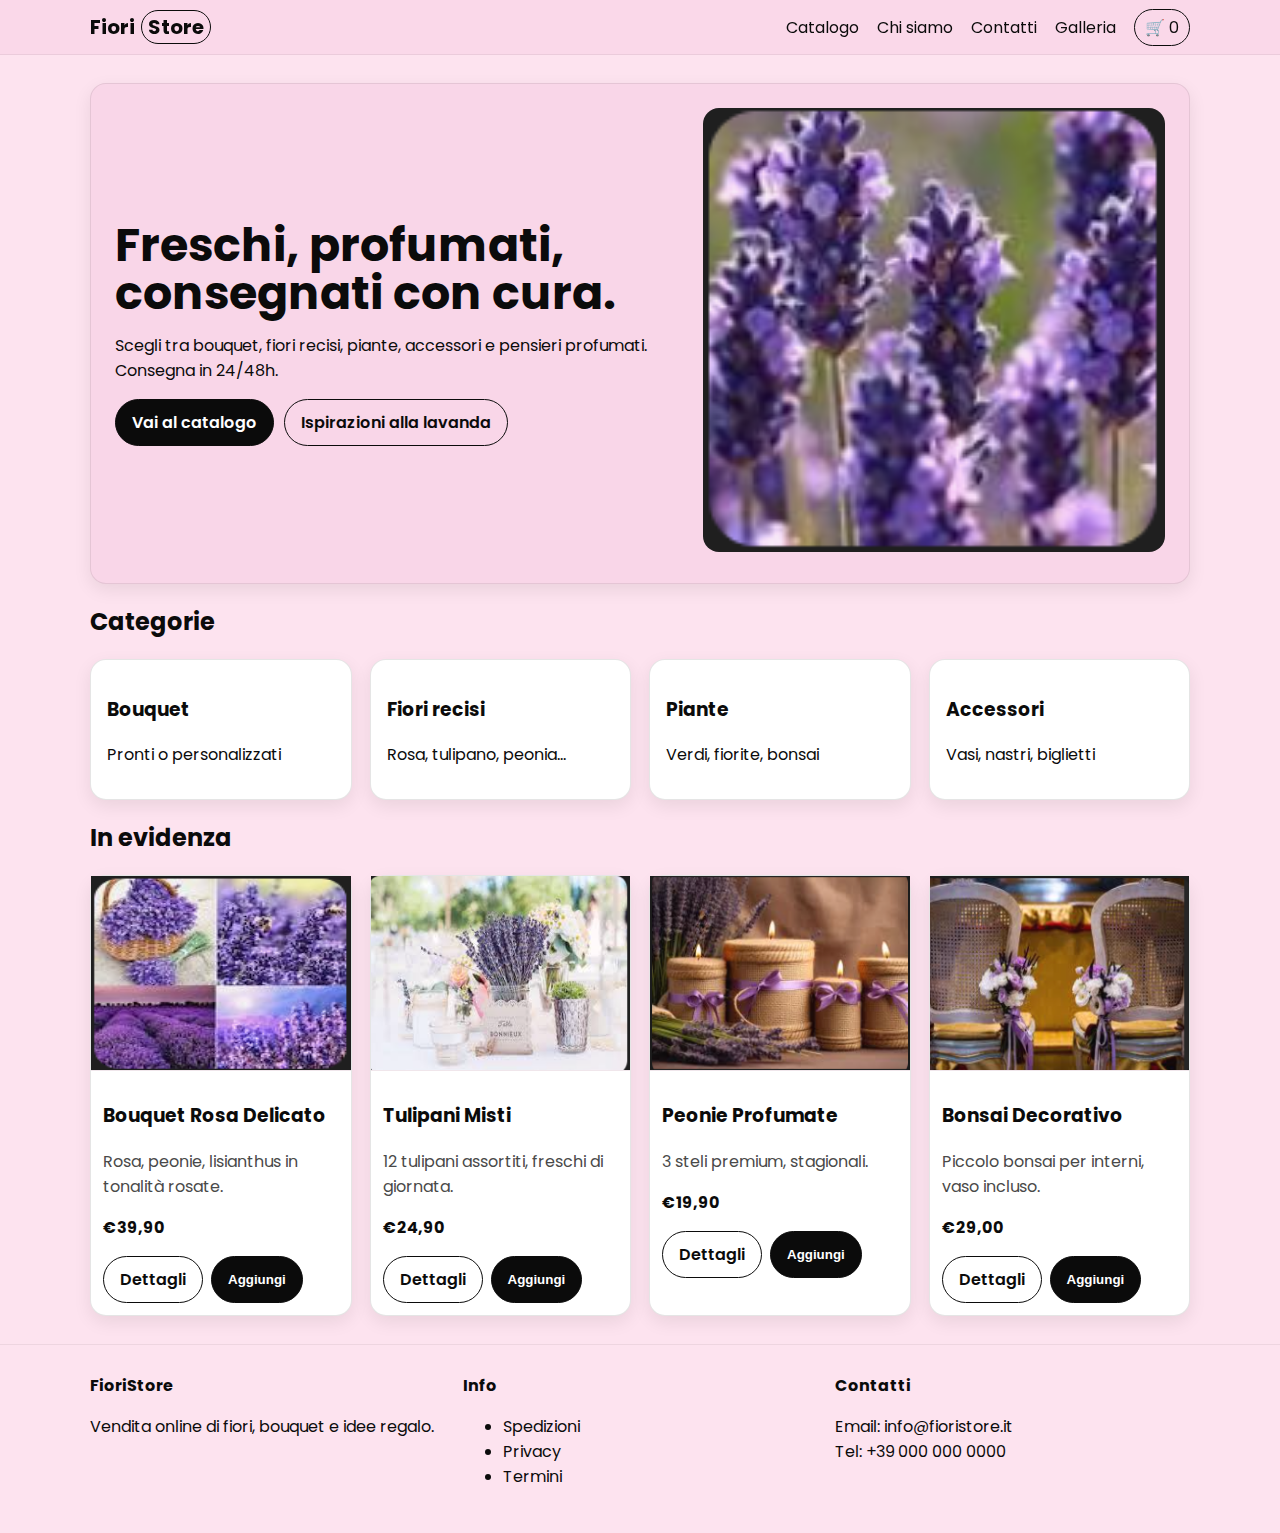
<file: index.html>
<!DOCTYPE html>
<html lang="it">
<head>
  <meta charset="utf-8" />
  <meta name="viewport" content="width=device-width, initial-scale=1" />
  <title>Home · Fiori Store</title>
  <meta name="description" content="Negozio di fiori online - catalogo, bouquet, consegna, contatti." />
  <link rel="preconnect" href="https://fonts.googleapis.com">
  <link rel="preconnect" href="https://fonts.gstatic.com" crossorigin>
  <link href="https://fonts.googleapis.com/css2?family=Poppins:wght@400;600&display=swap" rel="stylesheet">
  <link rel="stylesheet" href="assets/css/style.css" />
</head>
<body>
<header class="site-header">
  <div class="container header-inner">
    <a class="brand" href="index.html">Fiori<span>Store</span></a>
    <nav class="nav">
      <a href="catalogo.html">Catalogo</a>
      <a href="chi-siamo.html">Chi siamo</a>
      <a href="contatti.html">Contatti</a>
      <a href="galleria.html">Galleria</a>
      <a class="cart-link" href="carrello.html" aria-label="Vai al carrello">🛒 <span id="cart-count">0</span></a>
    </nav>
  </div>
</header>
<main class="site-main container">

<section class="hero">
  <div class="hero-text">
    <h1>Freschi, profumati, consegnati con cura.</h1>
    <p>Scegli tra bouquet, fiori recisi, piante, accessori e pensieri profumati. Consegna in 24/48h.</p>
    <div class="cta-row">
      <a class="btn btn-fill" href="catalogo.html">Vai al catalogo</a>
      <a class="btn" href="galleria.html">Ispirazioni alla lavanda</a>
    </div>
  </div>
  <div class="hero-art" aria-hidden="true">
    <div class="flower-placeholder"></div>
  </div>
</section>

<section class="home-cats">
  <h2>Categorie</h2>
  <div class="card-grid cats">
    <a class="card" href="catalogo.html#bouquet"><h3>Bouquet</h3><p>Pronti o personalizzati</p></a>
    <a class="card" href="catalogo.html#fiori"><h3>Fiori recisi</h3><p>Rosa, tulipano, peonia…</p></a>
    <a class="card" href="catalogo.html#piante"><h3>Piante</h3><p>Verdi, fiorite, bonsai</p></a>
    <a class="card" href="catalogo.html#accessori"><h3>Accessori</h3><p>Vasi, nastri, biglietti</p></a>
  </div>
</section>

<section class="featured">
  <h2>In evidenza</h2>
  <div id="featured-products" class="product-grid" data-source="data/products.json"></div>
</section>

</main>
<footer class="site-footer">
  <div class="container grid-3">
    <div>
      <strong>FioriStore</strong>
      <p>Vendita online di fiori, bouquet e idee regalo.</p>
    </div>
    <div>
      <strong>Info</strong>
      <ul>
        <li><a href="spedizioni.html">Spedizioni</a></li>
        <li><a href="privacy.html">Privacy</a></li>
        <li><a href="termini.html">Termini</a></li>
      </ul>
    </div>
    <div>
      <strong>Contatti</strong>
      <p>Email: info@fioristore.it<br>Tel: +39 000 000 0000</p>
    </div>
  </div>
</footer>
<script src="assets/js/app.js"></script>
</body>
</html>
</file>
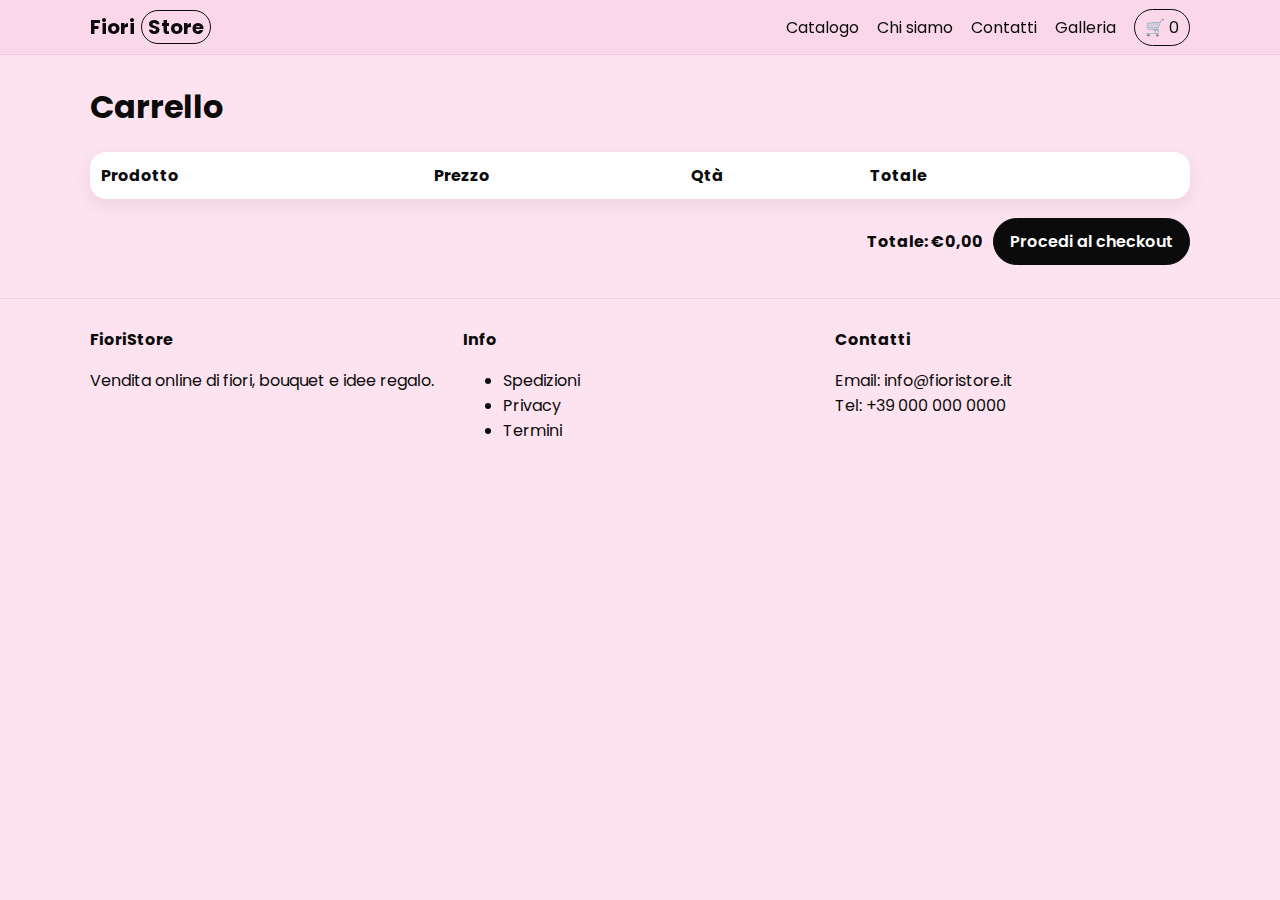
<file: carrello.html>
<!DOCTYPE html>
<html lang="it">
<head>
  <meta charset="utf-8" />
  <meta name="viewport" content="width=device-width, initial-scale=1" />
  <title>Carrello · Fiori Store</title>
  <meta name="description" content="Negozio di fiori online - catalogo, bouquet, consegna, contatti." />
  <link rel="preconnect" href="https://fonts.googleapis.com">
  <link rel="preconnect" href="https://fonts.gstatic.com" crossorigin>
  <link href="https://fonts.googleapis.com/css2?family=Poppins:wght@400;600&display=swap" rel="stylesheet">
  <link rel="stylesheet" href="assets/css/style.css" />
</head>
<body>
<header class="site-header">
  <div class="container header-inner">
    <a class="brand" href="index.html">Fiori<span>Store</span></a>
    <nav class="nav">
      <a href="catalogo.html">Catalogo</a>
      <a href="chi-siamo.html">Chi siamo</a>
      <a href="contatti.html">Contatti</a>
      <a href="galleria.html">Galleria</a>
      <a class="cart-link" href="carrello.html" aria-label="Vai al carrello">🛒 <span id="cart-count">0</span></a>
    </nav>
  </div>
</header>
<main class="site-main container">

<header class="page-head"><h1>Carrello</h1></header>
<section class="cart">
  <table class="cart-table" aria-describedby="cart-total">
    <thead><tr><th>Prodotto</th><th>Prezzo</th><th>Qtà</th><th>Totale</th><th></th></tr></thead>
    <tbody id="cart-rows"></tbody>
  </table>
  <div class="cart-summary">
    <p id="cart-total" class="total">Totale: €0,00</p>
    <a class="btn btn-fill" href="checkout.html">Procedi al checkout</a>
  </div>
</section>

</main>
<footer class="site-footer">
  <div class="container grid-3">
    <div>
      <strong>FioriStore</strong>
      <p>Vendita online di fiori, bouquet e idee regalo.</p>
    </div>
    <div>
      <strong>Info</strong>
      <ul>
        <li><a href="spedizioni.html">Spedizioni</a></li>
        <li><a href="privacy.html">Privacy</a></li>
        <li><a href="termini.html">Termini</a></li>
      </ul>
    </div>
    <div>
      <strong>Contatti</strong>
      <p>Email: info@fioristore.it<br>Tel: +39 000 000 0000</p>
    </div>
  </div>
</footer>
<script src="assets/js/app.js"></script>
</body>
</html>
</file>
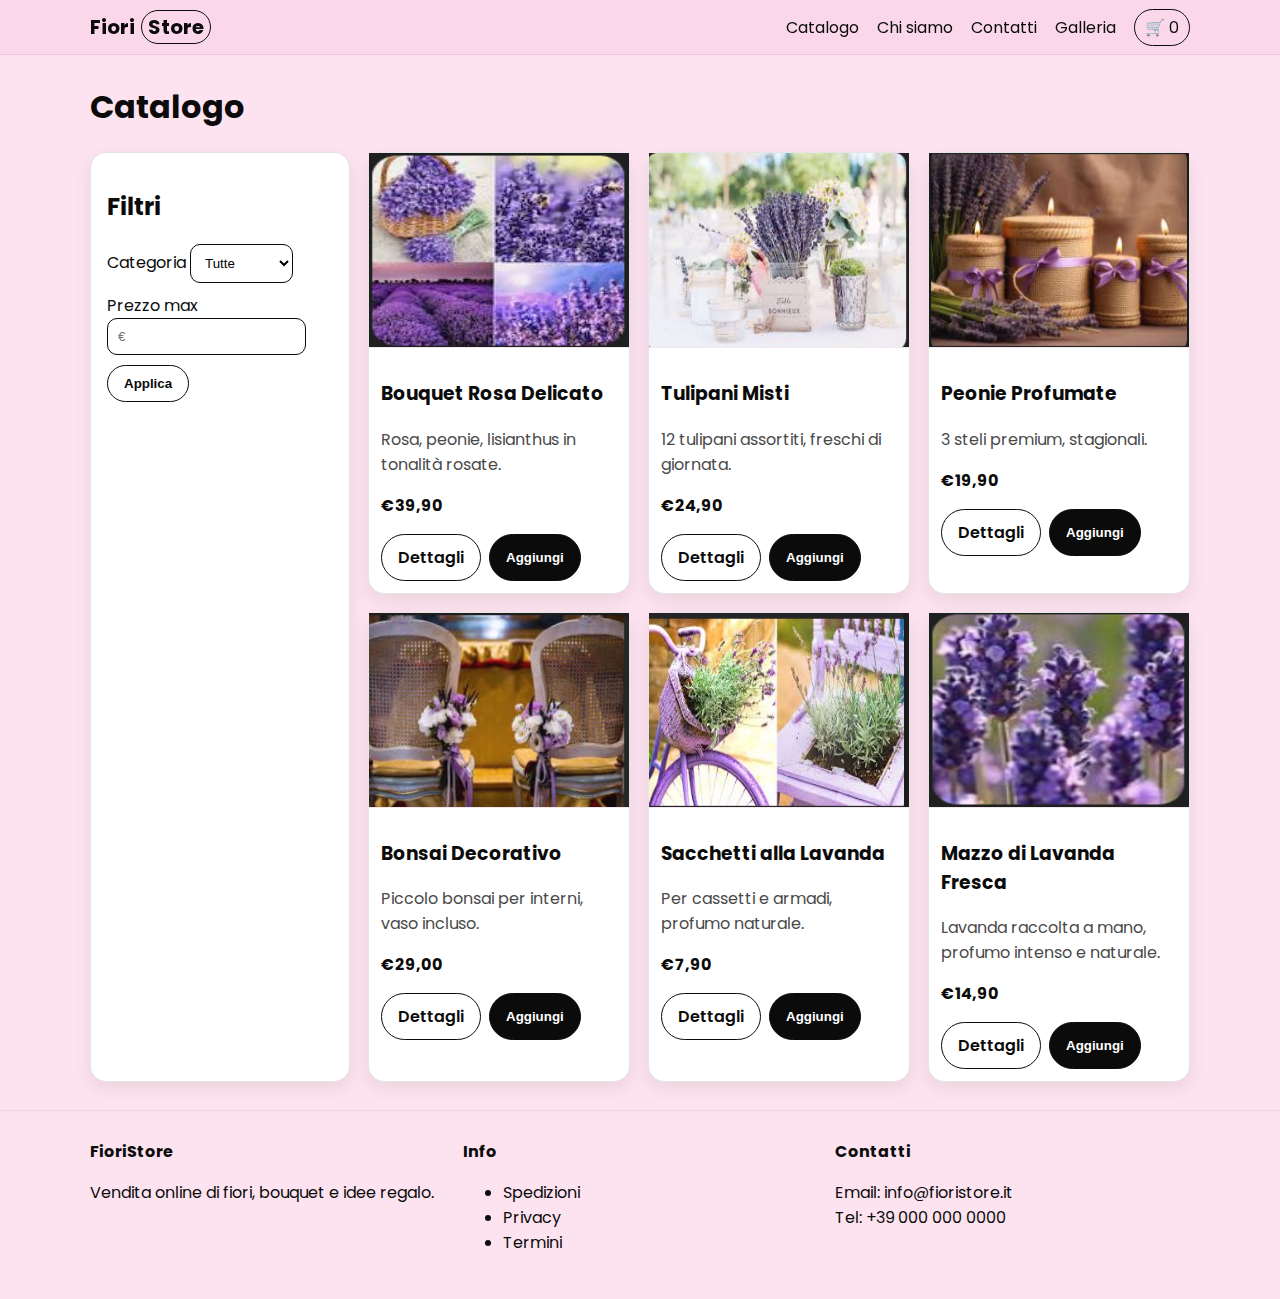
<file: catalogo.html>
<!DOCTYPE html>
<html lang="it">
<head>
  <meta charset="utf-8" />
  <meta name="viewport" content="width=device-width, initial-scale=1" />
  <title>Catalogo · Fiori Store</title>
  <meta name="description" content="Negozio di fiori online - catalogo, bouquet, consegna, contatti." />
  <link rel="preconnect" href="https://fonts.googleapis.com">
  <link rel="preconnect" href="https://fonts.gstatic.com" crossorigin>
  <link href="https://fonts.googleapis.com/css2?family=Poppins:wght@400;600&display=swap" rel="stylesheet">
  <link rel="stylesheet" href="assets/css/style.css" />
</head>
<body>
<header class="site-header">
  <div class="container header-inner">
    <a class="brand" href="index.html">Fiori<span>Store</span></a>
    <nav class="nav">
      <a href="catalogo.html">Catalogo</a>
      <a href="chi-siamo.html">Chi siamo</a>
      <a href="contatti.html">Contatti</a>
      <a href="galleria.html">Galleria</a>
      <a class="cart-link" href="carrello.html" aria-label="Vai al carrello">🛒 <span id="cart-count">0</span></a>
    </nav>
  </div>
</header>
<main class="site-main container">

<header class="page-head"><h1>Catalogo</h1></header>
<section class="catalog-layout">
  <aside class="filters" aria-label="Filtri catalogo">
    <h2>Filtri</h2>
    <label>Categoria
      <select id="f-category">
        <option value="">Tutte</option>
        <option value="bouquet">Bouquet</option>
        <option value="fiori">Fiori recisi</option>
        <option value="piante">Piante</option>
        <option value="accessori">Accessori</option>
      </select>
    </label>
    <label>Prezzo max
      <input type="number" id="f-price" placeholder="€" />
    </label>
    <button class="btn" id="apply-filters">Applica</button>
  </aside>
  <section class="catalog-results">
    <div id="product-list" class="product-grid" data-source="data/products.json"></div>
  </section>
</section>

</main>
<footer class="site-footer">
  <div class="container grid-3">
    <div>
      <strong>FioriStore</strong>
      <p>Vendita online di fiori, bouquet e idee regalo.</p>
    </div>
    <div>
      <strong>Info</strong>
      <ul>
        <li><a href="spedizioni.html">Spedizioni</a></li>
        <li><a href="privacy.html">Privacy</a></li>
        <li><a href="termini.html">Termini</a></li>
      </ul>
    </div>
    <div>
      <strong>Contatti</strong>
      <p>Email: info@fioristore.it<br>Tel: +39 000 000 0000</p>
    </div>
  </div>
</footer>
<script src="assets/js/app.js"></script>
</body>
</html>
</file>
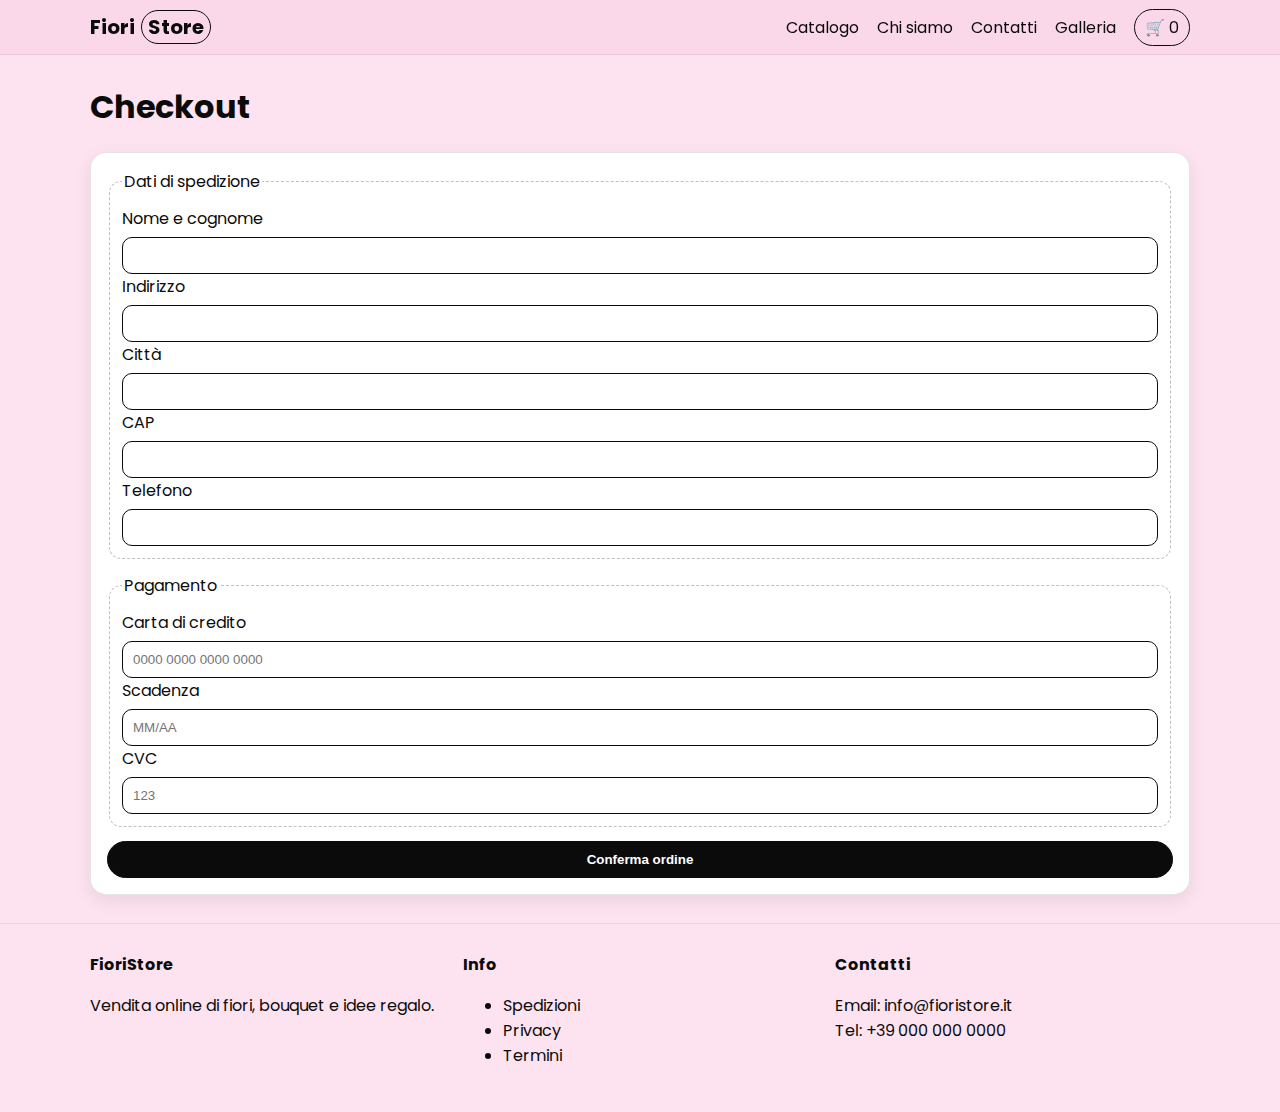
<file: checkout.html>
<!DOCTYPE html>
<html lang="it">
<head>
  <meta charset="utf-8" />
  <meta name="viewport" content="width=device-width, initial-scale=1" />
  <title>Checkout · Fiori Store</title>
  <meta name="description" content="Negozio di fiori online - catalogo, bouquet, consegna, contatti." />
  <link rel="preconnect" href="https://fonts.googleapis.com">
  <link rel="preconnect" href="https://fonts.gstatic.com" crossorigin>
  <link href="https://fonts.googleapis.com/css2?family=Poppins:wght@400;600&display=swap" rel="stylesheet">
  <link rel="stylesheet" href="assets/css/style.css" />
</head>
<body>
<header class="site-header">
  <div class="container header-inner">
    <a class="brand" href="index.html">Fiori<span>Store</span></a>
    <nav class="nav">
      <a href="catalogo.html">Catalogo</a>
      <a href="chi-siamo.html">Chi siamo</a>
      <a href="contatti.html">Contatti</a>
      <a href="galleria.html">Galleria</a>
      <a class="cart-link" href="carrello.html" aria-label="Vai al carrello">🛒 <span id="cart-count">0</span></a>
    </nav>
  </div>
</header>
<main class="site-main container">

<header class="page-head"><h1>Checkout</h1></header>
<form class="checkout-form" onsubmit="event.preventDefault(); alert('Ordine inviato (demo).');">
  <fieldset>
    <legend>Dati di spedizione</legend>
    <label>Nome e cognome <input required></label>
    <label>Indirizzo <input required></label>
    <label>Città <input required></label>
    <label>CAP <input required></label>
    <label>Telefono <input required></label>
  </fieldset>
  <fieldset>
    <legend>Pagamento</legend>
    <label>Carta di credito <input required placeholder="0000 0000 0000 0000"></label>
    <label>Scadenza <input required placeholder="MM/AA"></label>
    <label>CVC <input required placeholder="123"></label>
  </fieldset>
  <button class="btn btn-fill">Conferma ordine</button>
</form>

</main>
<footer class="site-footer">
  <div class="container grid-3">
    <div>
      <strong>FioriStore</strong>
      <p>Vendita online di fiori, bouquet e idee regalo.</p>
    </div>
    <div>
      <strong>Info</strong>
      <ul>
        <li><a href="spedizioni.html">Spedizioni</a></li>
        <li><a href="privacy.html">Privacy</a></li>
        <li><a href="termini.html">Termini</a></li>
      </ul>
    </div>
    <div>
      <strong>Contatti</strong>
      <p>Email: info@fioristore.it<br>Tel: +39 000 000 0000</p>
    </div>
  </div>
</footer>
<script src="assets/js/app.js"></script>
</body>
</html>
</file>
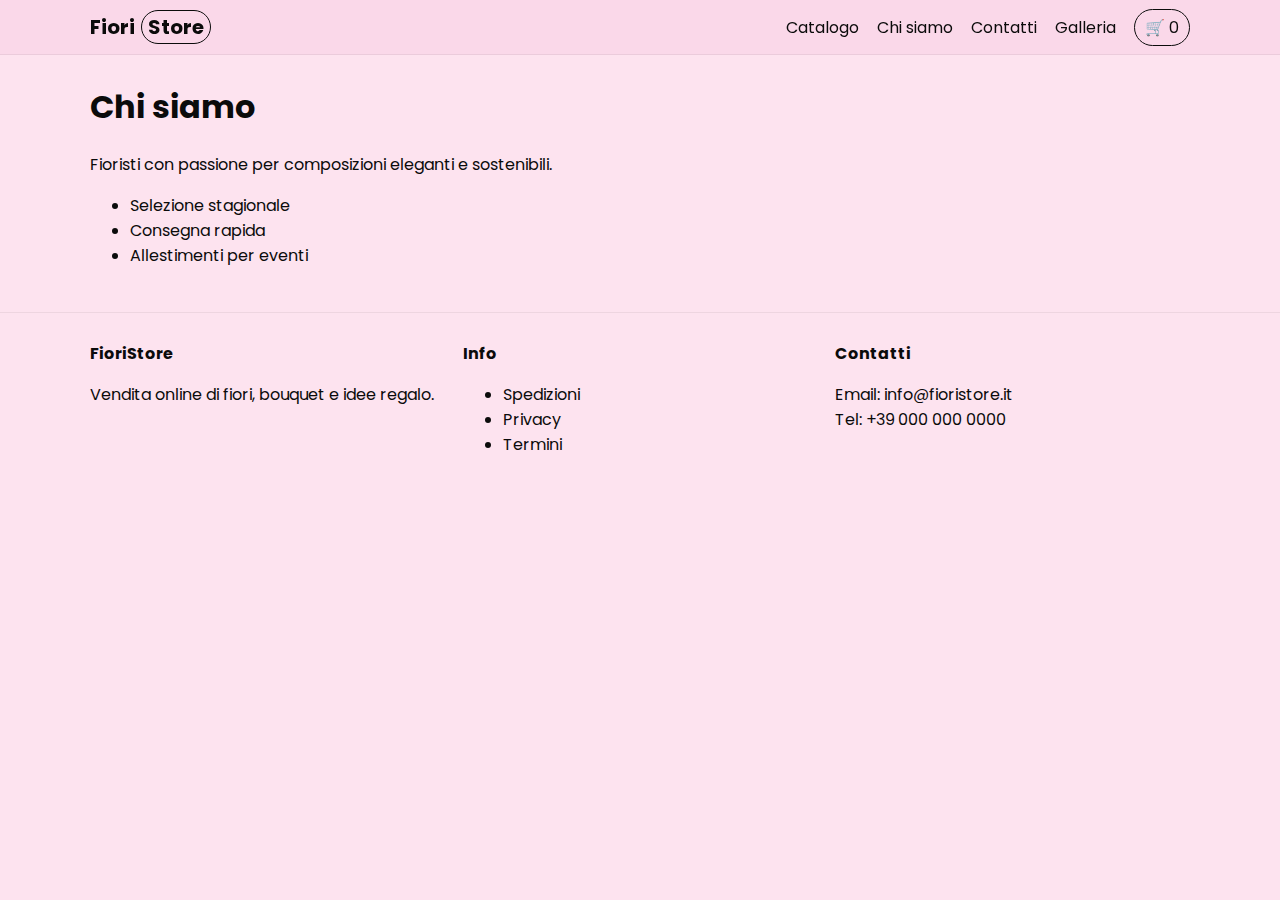
<file: chi-siamo.html>
<!DOCTYPE html>
<html lang="it">
<head>
  <meta charset="utf-8" />
  <meta name="viewport" content="width=device-width, initial-scale=1" />
  <title>Chi siamo · Fiori Store</title>
  <meta name="description" content="Negozio di fiori online - catalogo, bouquet, consegna, contatti." />
  <link rel="preconnect" href="https://fonts.googleapis.com">
  <link rel="preconnect" href="https://fonts.gstatic.com" crossorigin>
  <link href="https://fonts.googleapis.com/css2?family=Poppins:wght@400;600&display=swap" rel="stylesheet">
  <link rel="stylesheet" href="assets/css/style.css" />
</head>
<body>
<header class="site-header">
  <div class="container header-inner">
    <a class="brand" href="index.html">Fiori<span>Store</span></a>
    <nav class="nav">
      <a href="catalogo.html">Catalogo</a>
      <a href="chi-siamo.html">Chi siamo</a>
      <a href="contatti.html">Contatti</a>
      <a href="galleria.html">Galleria</a>
      <a class="cart-link" href="carrello.html" aria-label="Vai al carrello">🛒 <span id="cart-count">0</span></a>
    </nav>
  </div>
</header>
<main class="site-main container">

<header class="page-head"><h1>Chi siamo</h1></header>
<p class="lead">Fioristi con passione per composizioni eleganti e sostenibili.</p>
<ul>
  <li>Selezione stagionale</li>
  <li>Consegna rapida</li>
  <li>Allestimenti per eventi</li>
</ul>

</main>
<footer class="site-footer">
  <div class="container grid-3">
    <div>
      <strong>FioriStore</strong>
      <p>Vendita online di fiori, bouquet e idee regalo.</p>
    </div>
    <div>
      <strong>Info</strong>
      <ul>
        <li><a href="spedizioni.html">Spedizioni</a></li>
        <li><a href="privacy.html">Privacy</a></li>
        <li><a href="termini.html">Termini</a></li>
      </ul>
    </div>
    <div>
      <strong>Contatti</strong>
      <p>Email: info@fioristore.it<br>Tel: +39 000 000 0000</p>
    </div>
  </div>
</footer>
<script src="assets/js/app.js"></script>
</body>
</html>
</file>
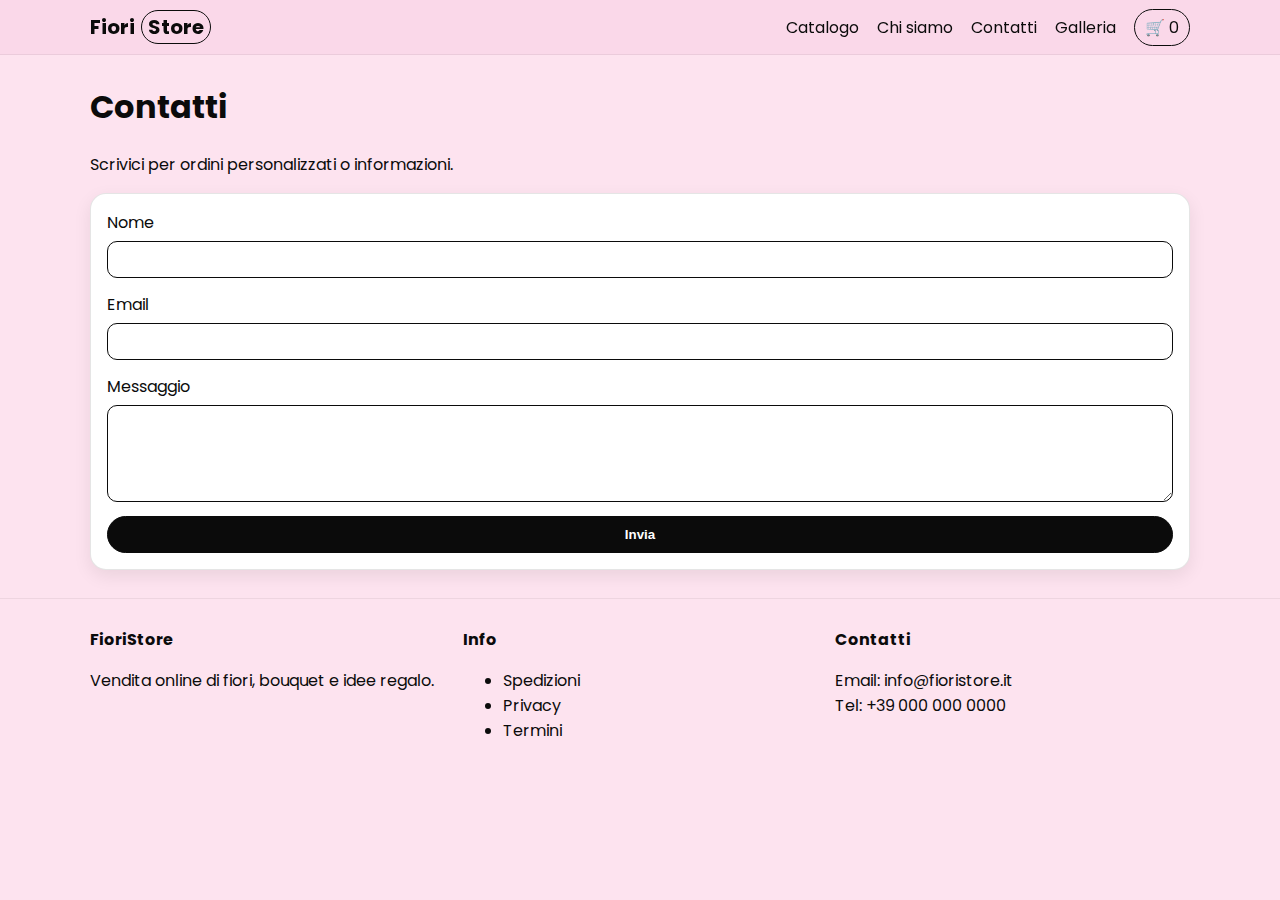
<file: contatti.html>
<!DOCTYPE html>
<html lang="it">
<head>
  <meta charset="utf-8" />
  <meta name="viewport" content="width=device-width, initial-scale=1" />
  <title>Contatti · Fiori Store</title>
  <meta name="description" content="Negozio di fiori online - catalogo, bouquet, consegna, contatti." />
  <link rel="preconnect" href="https://fonts.googleapis.com">
  <link rel="preconnect" href="https://fonts.gstatic.com" crossorigin>
  <link href="https://fonts.googleapis.com/css2?family=Poppins:wght@400;600&display=swap" rel="stylesheet">
  <link rel="stylesheet" href="assets/css/style.css" />
</head>
<body>
<header class="site-header">
  <div class="container header-inner">
    <a class="brand" href="index.html">Fiori<span>Store</span></a>
    <nav class="nav">
      <a href="catalogo.html">Catalogo</a>
      <a href="chi-siamo.html">Chi siamo</a>
      <a href="contatti.html">Contatti</a>
      <a href="galleria.html">Galleria</a>
      <a class="cart-link" href="carrello.html" aria-label="Vai al carrello">🛒 <span id="cart-count">0</span></a>
    </nav>
  </div>
</header>
<main class="site-main container">

<header class="page-head"><h1>Contatti</h1></header>
<p>Scrivici per ordini personalizzati o informazioni.</p>
<form class="contact-form" onsubmit="event.preventDefault(); alert('Messaggio inviato (demo).');">
  <label>Nome <input required></label>
  <label>Email <input type="email" required></label>
  <label>Messaggio <textarea required rows="5"></textarea></label>
  <button class="btn btn-fill">Invia</button>
</form>

</main>
<footer class="site-footer">
  <div class="container grid-3">
    <div>
      <strong>FioriStore</strong>
      <p>Vendita online di fiori, bouquet e idee regalo.</p>
    </div>
    <div>
      <strong>Info</strong>
      <ul>
        <li><a href="spedizioni.html">Spedizioni</a></li>
        <li><a href="privacy.html">Privacy</a></li>
        <li><a href="termini.html">Termini</a></li>
      </ul>
    </div>
    <div>
      <strong>Contatti</strong>
      <p>Email: info@fioristore.it<br>Tel: +39 000 000 0000</p>
    </div>
  </div>
</footer>
<script src="assets/js/app.js"></script>
</body>
</html>
</file>
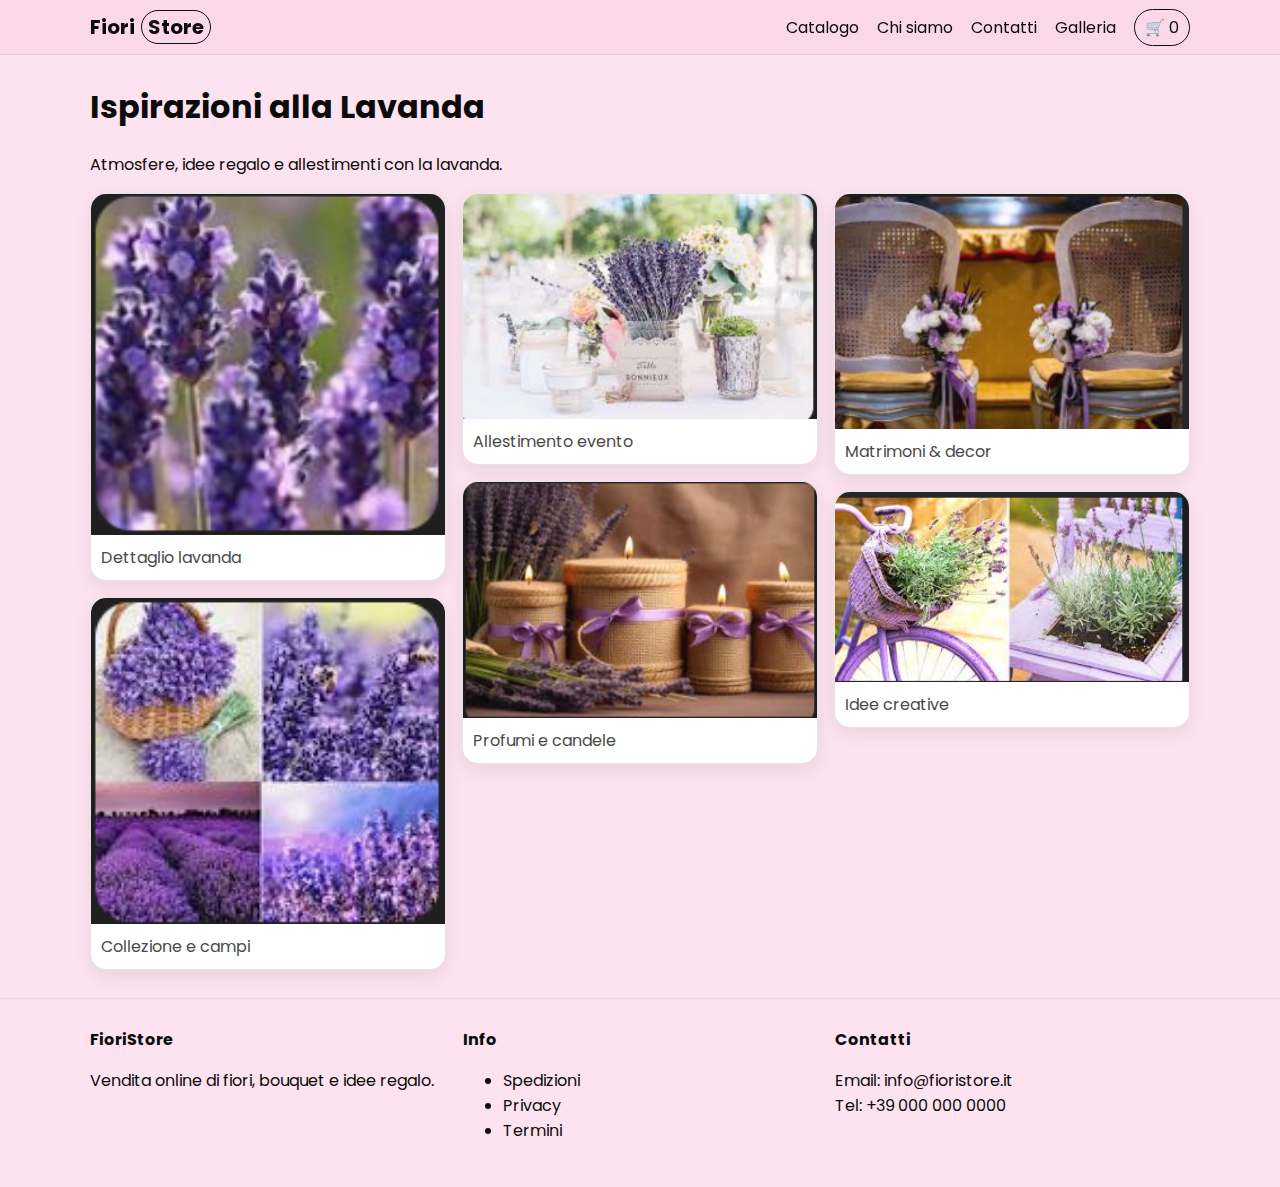
<file: galleria.html>
<!DOCTYPE html>
<html lang="it">
<head>
  <meta charset="utf-8" />
  <meta name="viewport" content="width=device-width, initial-scale=1" />
  <title>Galleria · Fiori Store</title>
  <link rel="preconnect" href="https://fonts.googleapis.com">
  <link rel="preconnect" href="https://fonts.gstatic.com" crossorigin>
  <link href="https://fonts.googleapis.com/css2?family=Poppins:wght@400;600&display=swap" rel="stylesheet">
  <link rel="stylesheet" href="assets/css/style.css" />
</head>
<body>
<header class="site-header">
  <div class="container header-inner">
    <a class="brand" href="index.html">Fiori<span>Store</span></a>
    <nav class="nav">
      <a href="catalogo.html">Catalogo</a>
      <a href="chi-siamo.html">Chi siamo</a>
      <a href="contatti.html">Contatti</a>
      <a href="galleria.html" aria-current="page">Galleria</a>
      <a class="cart-link" href="carrello.html" aria-label="Vai al carrello">🛒 <span id="cart-count">0</span></a>
    </nav>
  </div>
</header>
<main class="site-main container">
  <header class="page-head"><h1>Ispirazioni alla Lavanda</h1></header>
  <p class="lead">Atmosfere, idee regalo e allestimenti con la lavanda.</p>
  <section class="masonry">
    <figure><img src="assets/img/lavanda1.png" alt="Lavanda - macro"><figcaption>Dettaglio lavanda</figcaption></figure>
    <figure><img src="assets/img/lavanda2.png" alt="Lavanda - collage"><figcaption>Collezione e campi</figcaption></figure>
    <figure><img src="assets/img/lavanda3.png" alt="Lavanda - tavolo eventi"><figcaption>Allestimento evento</figcaption></figure>
    <figure><img src="assets/img/lavanda4.png" alt="Lavanda - candele"><figcaption>Profumi e candele</figcaption></figure>
    <figure><img src="assets/img/lavanda5.png" alt="Lavanda - sedie matrimonio"><figcaption>Matrimoni & decor</figcaption></figure>
    <figure><img src="assets/img/lavanda6.png" alt="Lavanda - bici e vaso"><figcaption>Idee creative</figcaption></figure>
  </section>
</main>
<footer class="site-footer">
  <div class="container grid-3">
    <div>
      <strong>FioriStore</strong>
      <p>Vendita online di fiori, bouquet e idee regalo.</p>
    </div>
    <div>
      <strong>Info</strong>
      <ul>
        <li><a href="spedizioni.html">Spedizioni</a></li>
        <li><a href="privacy.html">Privacy</a></li>
        <li><a href="termini.html">Termini</a></li>
      </ul>
    </div>
    <div>
      <strong>Contatti</strong>
      <p>Email: info@fioristore.it<br>Tel: +39 000 000 0000</p>
    </div>
  </div>
</footer>
<script src="assets/js/app.js"></script>
</body>
</html>
</file>
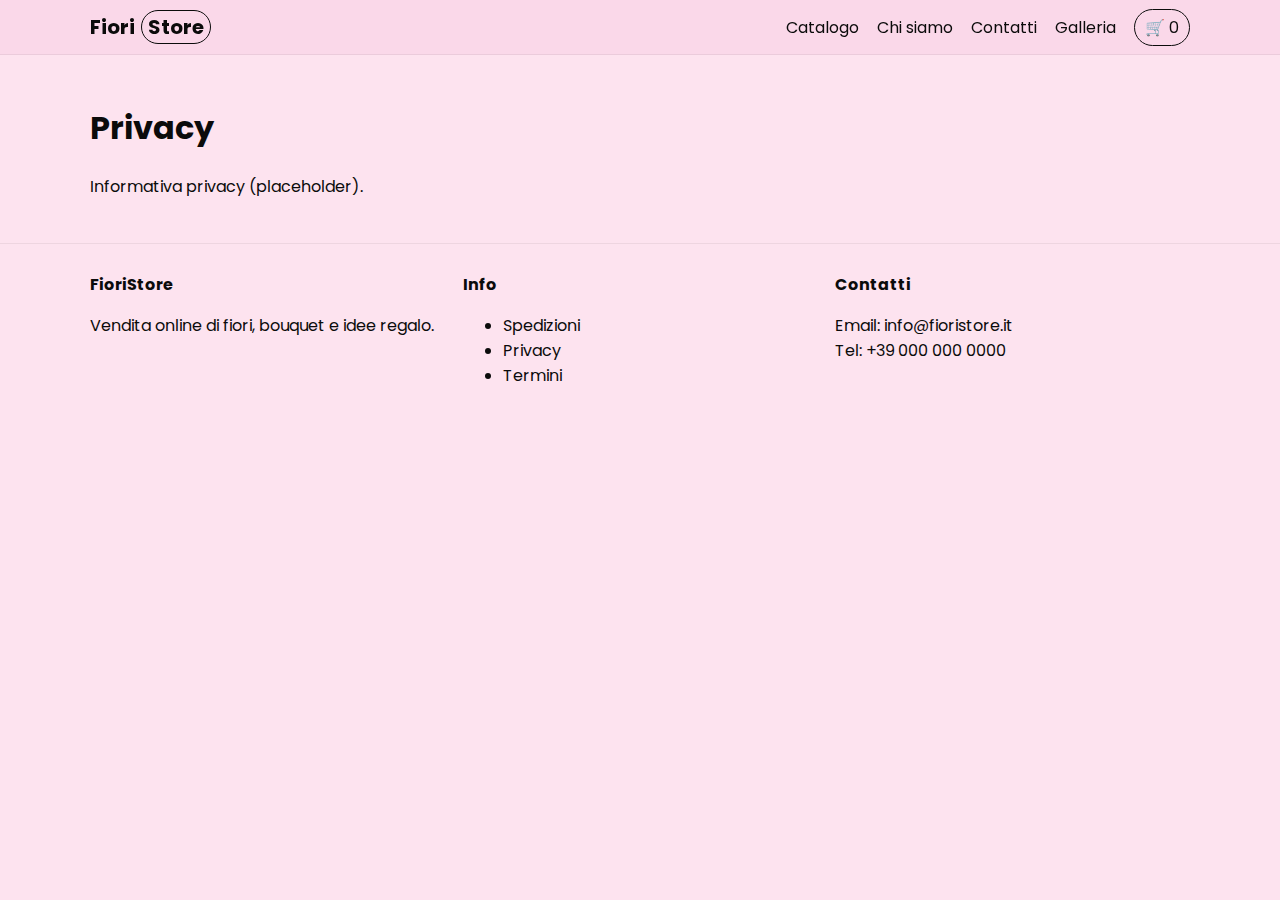
<file: privacy.html>
<!DOCTYPE html>
<html lang="it">
<head>
  <meta charset="utf-8" />
  <meta name="viewport" content="width=device-width, initial-scale=1" />
  <title>Privacy · Fiori Store</title>
  <meta name="description" content="Negozio di fiori online - catalogo, bouquet, consegna, contatti." />
  <link rel="preconnect" href="https://fonts.googleapis.com">
  <link rel="preconnect" href="https://fonts.gstatic.com" crossorigin>
  <link href="https://fonts.googleapis.com/css2?family=Poppins:wght@400;600&display=swap" rel="stylesheet">
  <link rel="stylesheet" href="assets/css/style.css" />
</head>
<body>
<header class="site-header">
  <div class="container header-inner">
    <a class="brand" href="index.html">Fiori<span>Store</span></a>
    <nav class="nav">
      <a href="catalogo.html">Catalogo</a>
      <a href="chi-siamo.html">Chi siamo</a>
      <a href="contatti.html">Contatti</a>
      <a href="galleria.html">Galleria</a>
      <a class="cart-link" href="carrello.html" aria-label="Vai al carrello">🛒 <span id="cart-count">0</span></a>
    </nav>
  </div>
</header>
<main class="site-main container">
<h1>Privacy</h1><p>Informativa privacy (placeholder).</p>
</main>
<footer class="site-footer">
  <div class="container grid-3">
    <div>
      <strong>FioriStore</strong>
      <p>Vendita online di fiori, bouquet e idee regalo.</p>
    </div>
    <div>
      <strong>Info</strong>
      <ul>
        <li><a href="spedizioni.html">Spedizioni</a></li>
        <li><a href="privacy.html">Privacy</a></li>
        <li><a href="termini.html">Termini</a></li>
      </ul>
    </div>
    <div>
      <strong>Contatti</strong>
      <p>Email: info@fioristore.it<br>Tel: +39 000 000 0000</p>
    </div>
  </div>
</footer>
<script src="assets/js/app.js"></script>
</body>
</html>
</file>
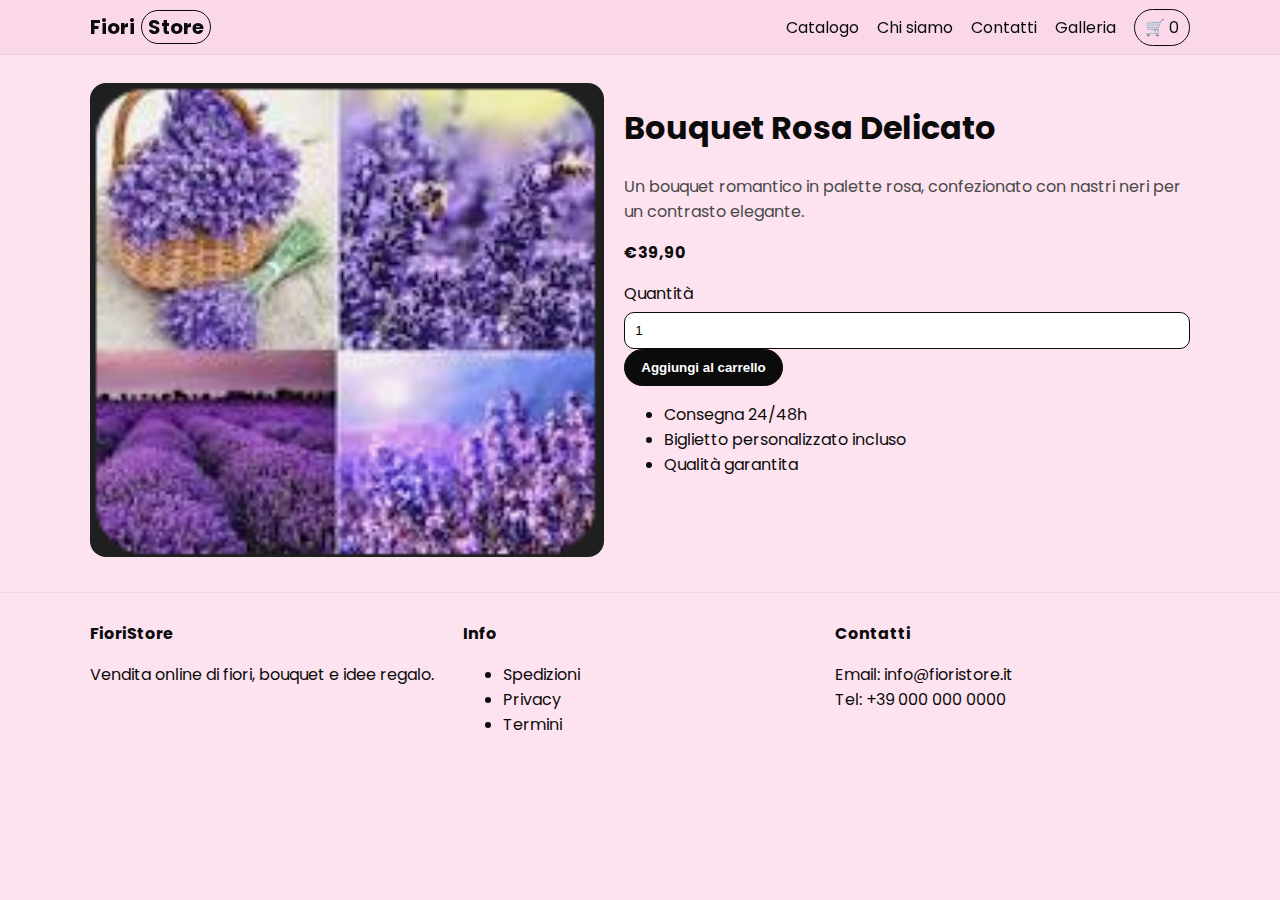
<file: prodotto.html>
<!DOCTYPE html>
<html lang="it">
<head>
  <meta charset="utf-8" />
  <meta name="viewport" content="width=device-width, initial-scale=1" />
  <title>Prodotto · Fiori Store</title>
  <meta name="description" content="Negozio di fiori online - catalogo, bouquet, consegna, contatti." />
  <link rel="preconnect" href="https://fonts.googleapis.com">
  <link rel="preconnect" href="https://fonts.gstatic.com" crossorigin>
  <link href="https://fonts.googleapis.com/css2?family=Poppins:wght@400;600&display=swap" rel="stylesheet">
  <link rel="stylesheet" href="assets/css/style.css" />
</head>
<body>
<header class="site-header">
  <div class="container header-inner">
    <a class="brand" href="index.html">Fiori<span>Store</span></a>
    <nav class="nav">
      <a href="catalogo.html">Catalogo</a>
      <a href="chi-siamo.html">Chi siamo</a>
      <a href="contatti.html">Contatti</a>
      <a href="galleria.html">Galleria</a>
      <a class="cart-link" href="carrello.html" aria-label="Vai al carrello">🛒 <span id="cart-count">0</span></a>
    </nav>
  </div>
</header>
<main class="site-main container">

<article class="product-detail" id="product-detail">
  <div class="gallery">
    <div class="img ph"></div>
  </div>
  <div class="info">
    <h1 id="p-name">Nome prodotto</h1>
    <p id="p-desc" class="muted">Descrizione breve del prodotto, materiali, profumo, occasioni.</p>
    <p class="price" id="p-price">€00,00</p>
    <div class="qty-row">
      <label>Quantità <input id="p-qty" type="number" min="1" value="1"></label>
      <button class="btn btn-fill" id="add-to-cart">Aggiungi al carrello</button>
    </div>
    <ul class="bullets">
      <li>Consegna 24/48h</li>
      <li>Biglietto personalizzato incluso</li>
      <li>Qualità garantita</li>
    </ul>
  </div>
</article>

</main>
<footer class="site-footer">
  <div class="container grid-3">
    <div>
      <strong>FioriStore</strong>
      <p>Vendita online di fiori, bouquet e idee regalo.</p>
    </div>
    <div>
      <strong>Info</strong>
      <ul>
        <li><a href="spedizioni.html">Spedizioni</a></li>
        <li><a href="privacy.html">Privacy</a></li>
        <li><a href="termini.html">Termini</a></li>
      </ul>
    </div>
    <div>
      <strong>Contatti</strong>
      <p>Email: info@fioristore.it<br>Tel: +39 000 000 0000</p>
    </div>
  </div>
</footer>
<script src="assets/js/app.js"></script>
</body>
</html>
</file>
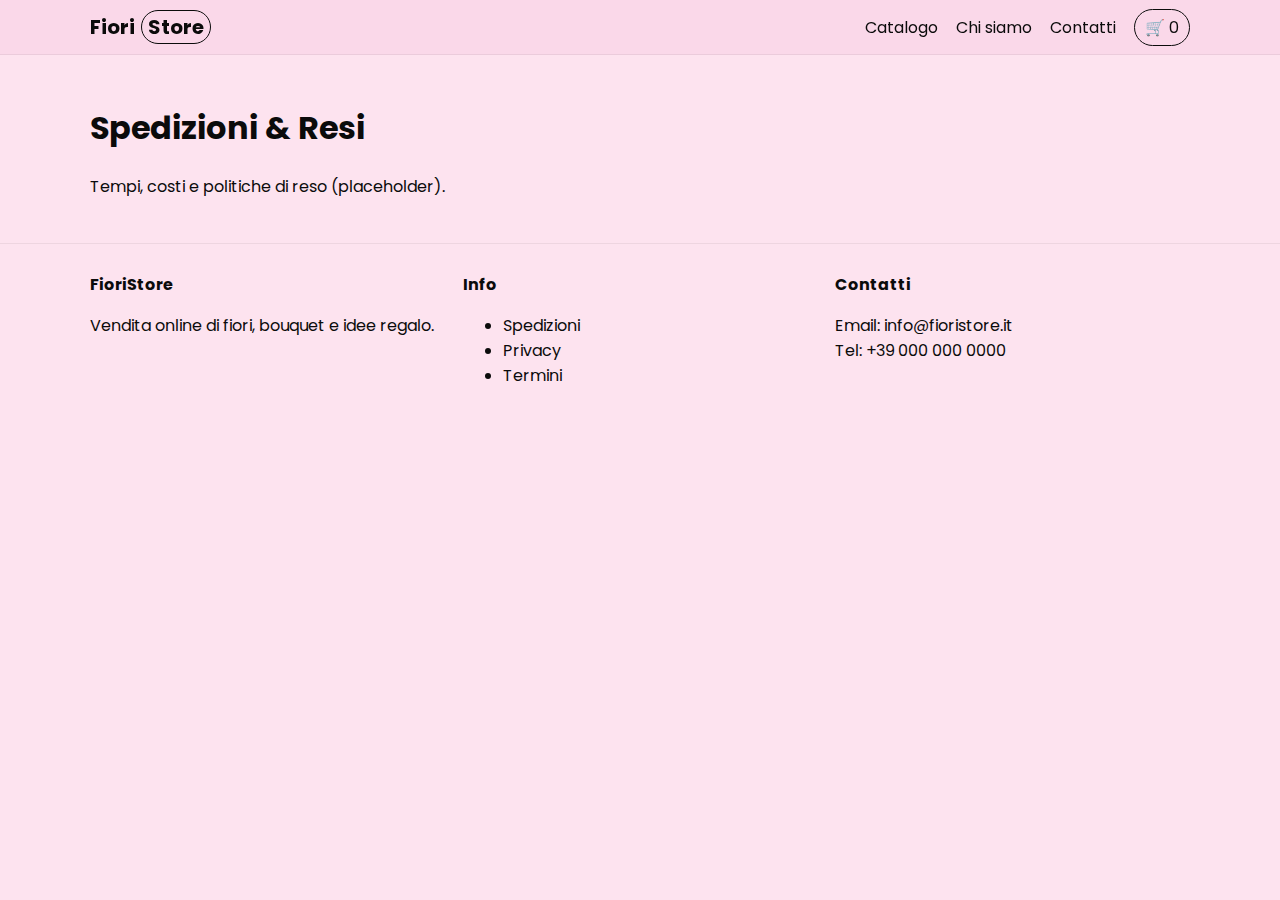
<file: spedizioni.html>
<!DOCTYPE html>
<html lang="it">
<head>
  <meta charset="utf-8" />
  <meta name="viewport" content="width=device-width, initial-scale=1" />
  <title>Spedizioni · Fiori Store</title>
  <meta name="description" content="Negozio di fiori online - catalogo, bouquet, consegna, contatti." />
  <link rel="preconnect" href="https://fonts.googleapis.com">
  <link rel="preconnect" href="https://fonts.gstatic.com" crossorigin>
  <link href="https://fonts.googleapis.com/css2?family=Poppins:wght@400;600&display=swap" rel="stylesheet">
  <link rel="stylesheet" href="assets/css/style.css" />
</head>
<body>
<header class="site-header">
  <div class="container header-inner">
    <a class="brand" href="index.html">Fiori<span>Store</span></a>
    <nav class="nav">
      <a href="catalogo.html">Catalogo</a>
      <a href="chi-siamo.html">Chi siamo</a>
      <a href="contatti.html">Contatti</a>
      <a class="cart-link" href="carrello.html" aria-label="Vai al carrello">🛒 <span id="cart-count">0</span></a>
    </nav>
  </div>
</header>
<main class="site-main container">
<h1>Spedizioni & Resi</h1><p>Tempi, costi e politiche di reso (placeholder).</p>
</main>
<footer class="site-footer">
  <div class="container grid-3">
    <div>
      <strong>FioriStore</strong>
      <p>Vendita online di fiori, bouquet e idee regalo.</p>
    </div>
    <div>
      <strong>Info</strong>
      <ul>
        <li><a href="spedizioni.html">Spedizioni</a></li>
        <li><a href="privacy.html">Privacy</a></li>
        <li><a href="termini.html">Termini</a></li>
      </ul>
    </div>
    <div>
      <strong>Contatti</strong>
      <p>Email: info@fioristore.it<br>Tel: +39 000 000 0000</p>
    </div>
  </div>
</footer>
<script src="assets/js/app.js"></script>
</body>
</html>
</file>
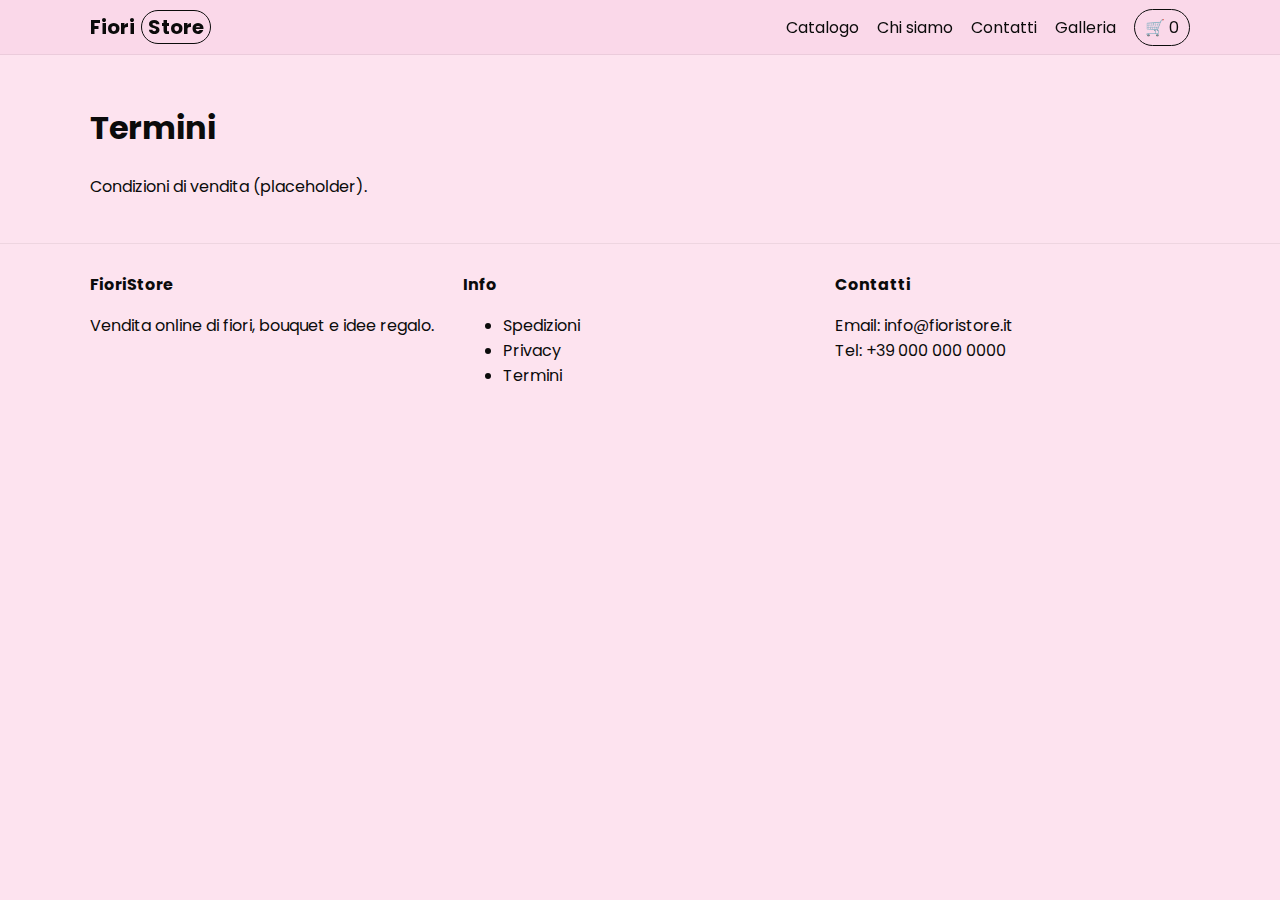
<file: termini.html>
<!DOCTYPE html>
<html lang="it">
<head>
  <meta charset="utf-8" />
  <meta name="viewport" content="width=device-width, initial-scale=1" />
  <title>Termini · Fiori Store</title>
  <meta name="description" content="Negozio di fiori online - catalogo, bouquet, consegna, contatti." />
  <link rel="preconnect" href="https://fonts.googleapis.com">
  <link rel="preconnect" href="https://fonts.gstatic.com" crossorigin>
  <link href="https://fonts.googleapis.com/css2?family=Poppins:wght@400;600&display=swap" rel="stylesheet">
  <link rel="stylesheet" href="assets/css/style.css" />
</head>
<body>
<header class="site-header">
  <div class="container header-inner">
    <a class="brand" href="index.html">Fiori<span>Store</span></a>
    <nav class="nav">
      <a href="catalogo.html">Catalogo</a>
      <a href="chi-siamo.html">Chi siamo</a>
      <a href="contatti.html">Contatti</a>
      <a href="galleria.html">Galleria</a>
      <a class="cart-link" href="carrello.html" aria-label="Vai al carrello">🛒 <span id="cart-count">0</span></a>
    </nav>
  </div>
</header>
<main class="site-main container">
<h1>Termini</h1><p>Condizioni di vendita (placeholder).</p>
</main>
<footer class="site-footer">
  <div class="container grid-3">
    <div>
      <strong>FioriStore</strong>
      <p>Vendita online di fiori, bouquet e idee regalo.</p>
    </div>
    <div>
      <strong>Info</strong>
      <ul>
        <li><a href="spedizioni.html">Spedizioni</a></li>
        <li><a href="privacy.html">Privacy</a></li>
        <li><a href="termini.html">Termini</a></li>
      </ul>
    </div>
    <div>
      <strong>Contatti</strong>
      <p>Email: info@fioristore.it<br>Tel: +39 000 000 0000</p>
    </div>
  </div>
</footer>
<script src="assets/js/app.js"></script>
</body>
</html>
</file>
<file: assets/css/style.css>
:root{
  --bg:#fde3ef;
  --bg-soft:#f9d6e8;
  --card:#fff5fa;
  --text:#0b0b0b;
  --muted:#494949;
  --accent:#0b0b0b;
  --radius:16px;
  --shadow:0 6px 18px rgba(0,0,0,.08);
}
*{box-sizing:border-box}
html,body{margin:0;padding:0;font-family:Poppins, system-ui, Arial, sans-serif;background:var(--bg);color:var(--text)}
a{color:var(--text);text-decoration:none}
.container{width:min(1100px,92%);margin-inline:auto}
.site-header{position:sticky;top:0;background:rgba(249,214,232,.9);backdrop-filter:blur(6px);border-bottom:1px solid rgba(0,0,0,.06);z-index:10}
.header-inner{display:flex;align-items:center;justify-content:space-between;padding:12px 0}
.brand{font-weight:700;font-size:20px}
.brand span{border:1.5px solid var(--accent);padding:2px 6px;border-radius:999px;margin-left:6px}
.nav a{margin-left:14px}
.cart-link{border:1.5px solid var(--accent);padding:6px 10px;border-radius:999px}
.site-main{padding:28px 0}
.site-footer{padding:28px 0;border-top:1px solid rgba(0,0,0,.06)}
.grid-3{display:grid;grid-template-columns:repeat(3,1fr);gap:18px}
.page-head h1{margin-top:0}

.hero{display:grid;grid-template-columns:1.1fr .9fr;gap:24px;align-items:center;background:var(--bg-soft);padding:24px;border:1px solid rgba(0,0,0,.08);border-radius:var(--radius);box-shadow:var(--shadow)}
.hero h1{font-size:clamp(28px,5vw,46px);line-height:1.05;margin:0 0 8px}
.cta-row{display:flex;gap:10px;flex-wrap:wrap}
.hero-art .flower-placeholder{height:220px;border-radius:var(--radius);background:linear-gradient(135deg, var(--card), #fff);border:1px dashed rgba(0,0,0,.25)}

.home-cats .cats .card{background:#fff;border:1px solid rgba(0,0,0,.1);border-radius:var(--radius);padding:16px;box-shadow:var(--shadow)}
.card-grid{display:grid;grid-template-columns:repeat(auto-fill,minmax(220px,1fr));gap:18px}
.product-grid{display:grid;grid-template-columns:repeat(auto-fill,minmax(220px,1fr));gap:18px}
.product-card{background:#fff;border:1px solid rgba(0,0,0,.1);border-radius:var(--radius);box-shadow:var(--shadow);display:flex;flex-direction:column}
.product-card .ph{aspect-ratio:4/3;background:var(--card);border-bottom:1px solid rgba(0,0,0,.06)}
.product-card .body{padding:12px}
.price{font-weight:700}

.catalog-layout{display:grid;grid-template-columns:260px 1fr;gap:18px}
.filters{background:#fff;border:1px solid rgba(0,0,0,.1);border-radius:var(--radius);padding:16px;box-shadow:var(--shadow)}
.filters label{display:block;margin-bottom:10px}
.product-detail{display:grid;grid-template-columns:1fr 1.1fr;gap:20px}
.product-detail .gallery .ph, .product-detail .gallery .img{aspect-ratio:4/3;background:var(--card);border:1px dashed rgba(0,0,0,.25);border-radius:var(--radius)}

.cart-table{width:100%;border-collapse:collapse;background:#fff;border:1px solid rgba(0,0,0,.1);border-radius:var(--radius);overflow:hidden;box-shadow:var(--shadow)}
.cart-table th, .cart-table td{padding:10px;border-bottom:1px solid rgba(0,0,0,.06);text-align:left}
.cart-summary{margin-top:14px;display:flex;justify-content:flex-end;gap:10px;align-items:center}
.total{font-weight:700}

.checkout-form, .contact-form{display:grid;gap:14px;background:#fff;border:1px solid rgba(0,0,0,.1);border-radius:var(--radius);padding:16px;box-shadow:var(--shadow)}
fieldset{border:1px dashed rgba(0,0,0,.25);border-radius:12px;padding:12px}
label{display:grid;gap:6px}
input, select, textarea{padding:10px;border:1.5px solid var(--accent);border-radius:10px;background:#fff}

.btn{appearance:none;border:1.5px solid var(--accent);background:transparent;color:var(--text);padding:10px 16px;border-radius:999px;font-weight:600;cursor:pointer}
.btn-fill{background:var(--accent);color:#fff}
.muted{color:var(--muted)}

.masonry{columns:3 280px; column-gap:16px}
.masonry figure{break-inside:avoid; background:#fff; border:1px solid rgba(0,0,0,.1); border-radius:16px; overflow:hidden; box-shadow:var(--shadow); margin:0 0 16px}
.masonry img{width:100%; display:block}
.masonry figcaption{padding:10px; color:var(--muted)}

@media (max-width: 960px){
  .hero{grid-template-columns:1fr}
  .catalog-layout{grid-template-columns:1fr}
  .product-detail{grid-template-columns:1fr}
  .grid-3{grid-template-columns:1fr}
}
@media (max-width: 720px){
  .masonry{columns:1 100%}
}
</file>
